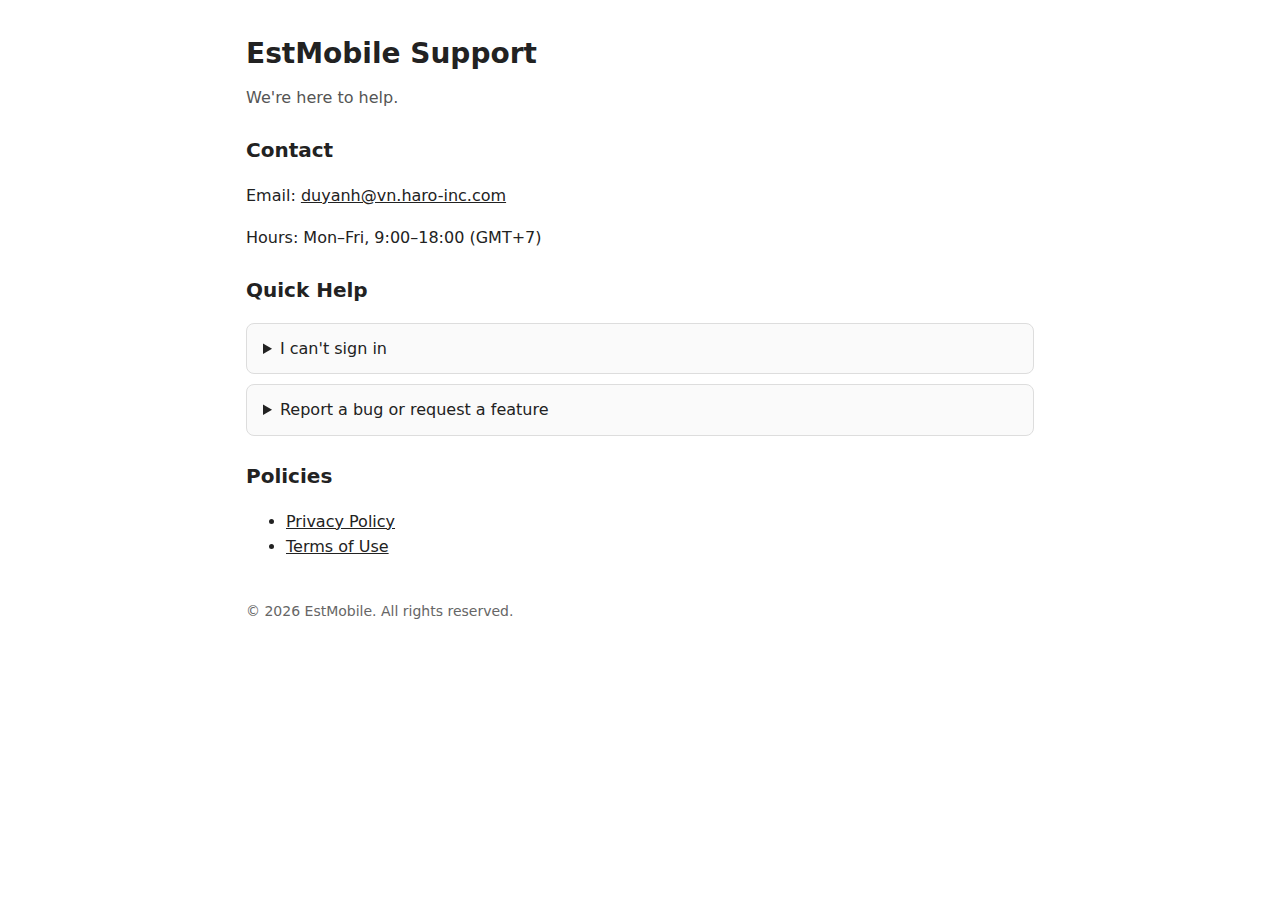
<file: index.html>
<!doctype html>
<html lang="en">
<head>
  <meta charset="utf-8">
  <meta name="viewport" content="width=device-width, initial-scale=1">
  <title>EstMobile — Support</title>
  <meta name="description" content="Support page for EstMobile app. Get help, contact us, and read our policies.">
  <link rel="stylesheet" href="assets/styles.css">
</head>
<body>
  <main class="container">
    <header>
      <h1>EstMobile Support</h1>
      <p class="tagline">We're here to help.</p>
    </header>

    <section>
      <h2>Contact</h2>
      <p>Email: <a href="mailto:duyanh@vn.haro-inc.com">duyanh@vn.haro-inc.com</a></p>
      <p>Hours: Mon–Fri, 9:00–18:00 (GMT+7)</p>
    </section>

    <section>
      <h2>Quick Help</h2>
      <details>
        <summary>I can't sign in</summary>
        <p>Please make sure you are using the latest app version. If the issue persists, email us with your device model and OS version.</p>
      </details>
      <details>
        <summary>Report a bug or request a feature</summary>
        <p>Email us with steps to reproduce, screenshots, and expected behavior. We love feedback!</p>
      </details>
    </section>

    <section>
      <h2>Policies</h2>
      <ul>
        <li><a href="https://www.freeprivacypolicy.com/live/3779c58e-9585-473f-969a-36b29242ca15">Privacy Policy</a></li>
        <li><a href="terms.html">Terms of Use</a></li>
      </ul>
    </section>

    <footer>
      <p>© <span id="year"></span> EstMobile. All rights reserved.</p>
    </footer>
  </main>

  <script>
    document.getElementById('year').textContent = new Date().getFullYear();
  </script>
</body>
</html>
</file>
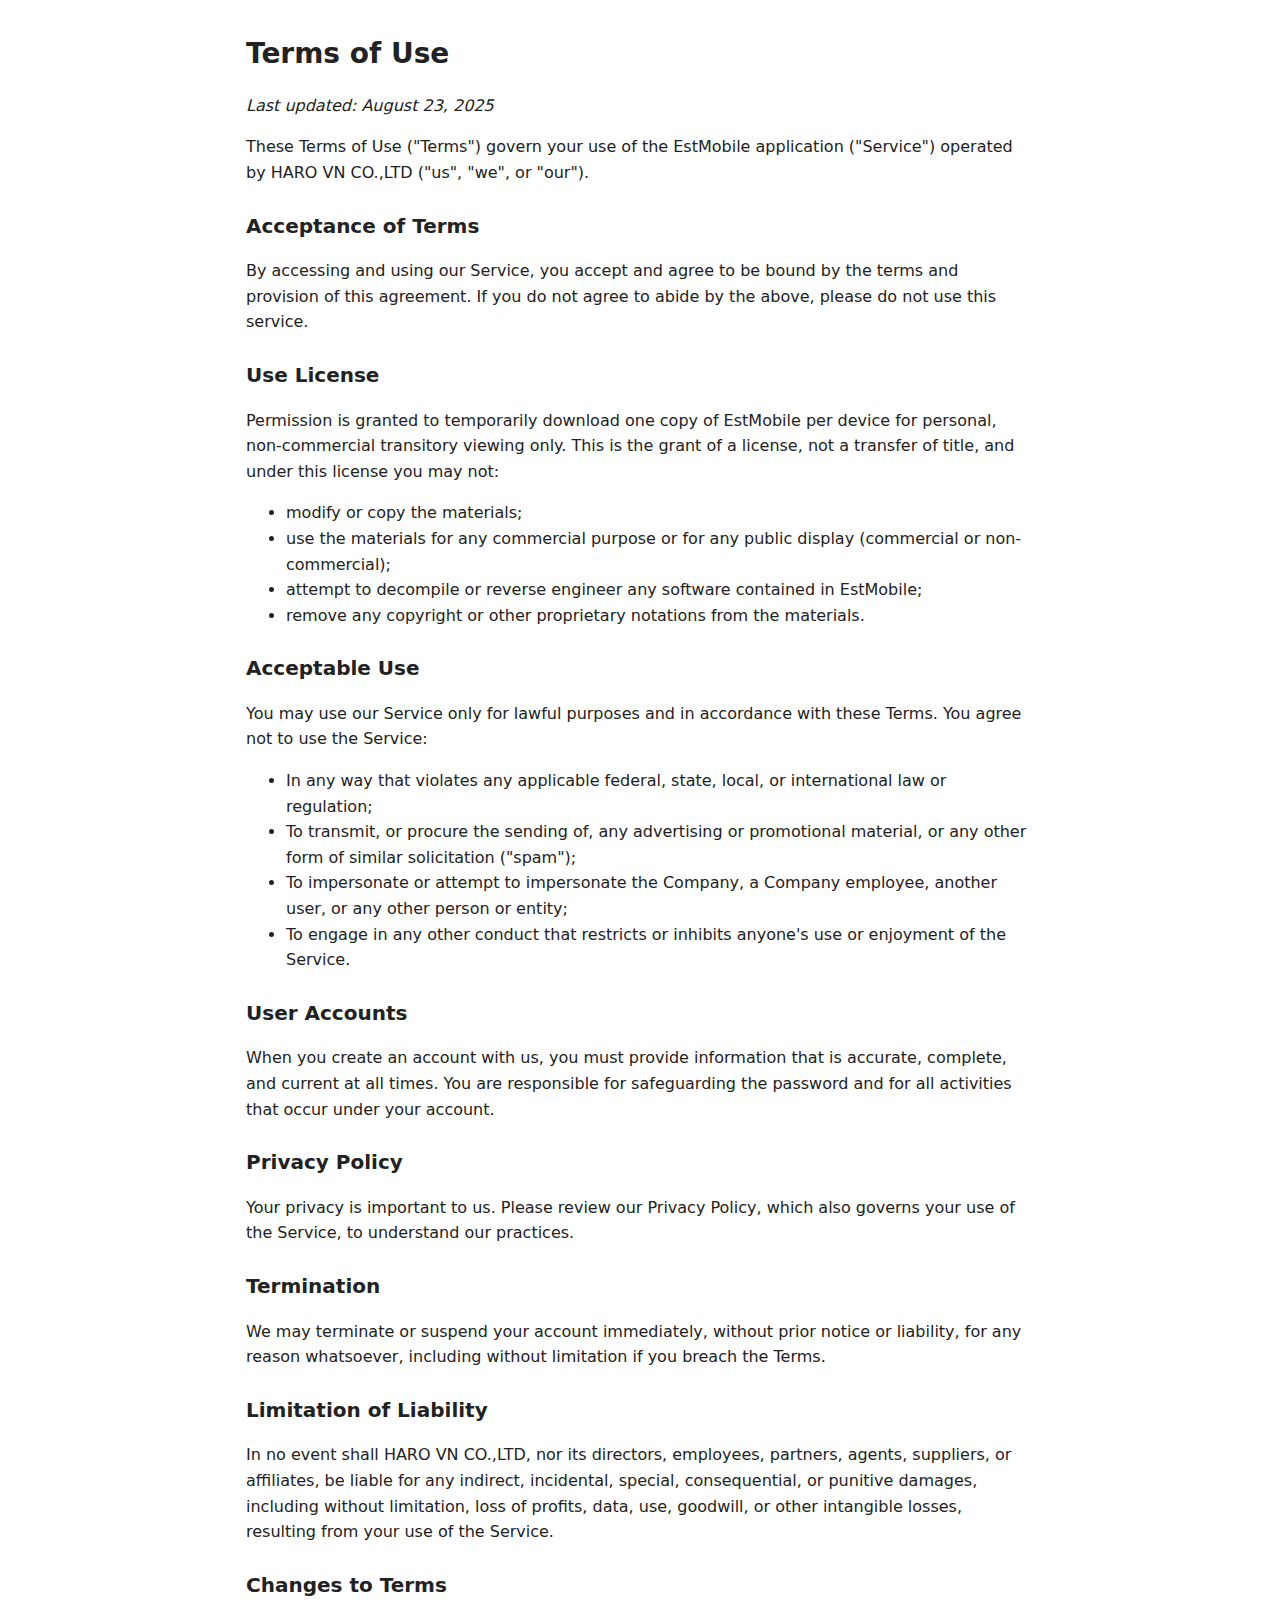
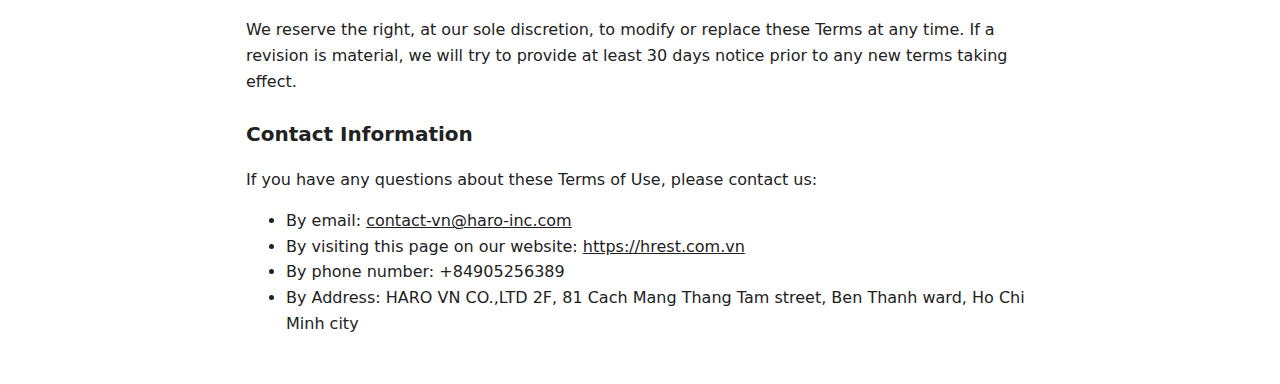
<file: terms.html>
<!doctype html>
<html lang="en">
<head>
  <meta charset="utf-8">
  <meta name="viewport" content="width=device-width, initial-scale=1">
  <title>Terms of Use — EstMobile</title>
  <link rel="stylesheet" href="assets/styles.css">
</head>
<body>
  <main class="container">
    <h1>Terms of Use</h1>
    <p><em>Last updated: August 23, 2025</em></p>
    
    <p>These Terms of Use ("Terms") govern your use of the EstMobile application ("Service") operated by HARO VN CO.,LTD ("us", "we", or "our").</p>
    
    <h2>Acceptance of Terms</h2>
    <p>By accessing and using our Service, you accept and agree to be bound by the terms and provision of this agreement. If you do not agree to abide by the above, please do not use this service.</p>
    
    <h2>Use License</h2>
    <p>Permission is granted to temporarily download one copy of EstMobile per device for personal, non-commercial transitory viewing only. This is the grant of a license, not a transfer of title, and under this license you may not:</p>
    <ul>
      <li>modify or copy the materials;</li>
      <li>use the materials for any commercial purpose or for any public display (commercial or non-commercial);</li>
      <li>attempt to decompile or reverse engineer any software contained in EstMobile;</li>
      <li>remove any copyright or other proprietary notations from the materials.</li>
    </ul>
    
    <h2>Acceptable Use</h2>
    <p>You may use our Service only for lawful purposes and in accordance with these Terms. You agree not to use the Service:</p>
    <ul>
      <li>In any way that violates any applicable federal, state, local, or international law or regulation;</li>
      <li>To transmit, or procure the sending of, any advertising or promotional material, or any other form of similar solicitation ("spam");</li>
      <li>To impersonate or attempt to impersonate the Company, a Company employee, another user, or any other person or entity;</li>
      <li>To engage in any other conduct that restricts or inhibits anyone's use or enjoyment of the Service.</li>
    </ul>
    
    <h2>User Accounts</h2>
    <p>When you create an account with us, you must provide information that is accurate, complete, and current at all times. You are responsible for safeguarding the password and for all activities that occur under your account.</p>
    
    <h2>Privacy Policy</h2>
    <p>Your privacy is important to us. Please review our Privacy Policy, which also governs your use of the Service, to understand our practices.</p>
    
    <h2>Termination</h2>
    <p>We may terminate or suspend your account immediately, without prior notice or liability, for any reason whatsoever, including without limitation if you breach the Terms.</p>
    
    <h2>Limitation of Liability</h2>
    <p>In no event shall HARO VN CO.,LTD, nor its directors, employees, partners, agents, suppliers, or affiliates, be liable for any indirect, incidental, special, consequential, or punitive damages, including without limitation, loss of profits, data, use, goodwill, or other intangible losses, resulting from your use of the Service.</p>
    
    <h2>Changes to Terms</h2>
    <p>We reserve the right, at our sole discretion, to modify or replace these Terms at any time. If a revision is material, we will try to provide at least 30 days notice prior to any new terms taking effect.</p>
    
    <h2>Contact Information</h2>
    <p>If you have any questions about these Terms of Use, please contact us:</p>
    <ul>
      <li>By email: <a href="mailto:contact-vn@haro-inc.com">contact-vn@haro-inc.com</a></li>
      <li>By visiting this page on our website: <a href="https://hrest.com.vn" rel="external nofollow noopener" target="_blank">https://hrest.com.vn</a></li>
      <li>By phone number: +84905256389</li>
      <li>By Address: HARO VN CO.,LTD 2F, 81 Cach Mang Thang Tam street, Ben Thanh ward, Ho Chi Minh city</li>
    </ul>
  </main>
</body>
</html>
</file>
<file: assets/styles.css>
/* Minimal, readable styling suitable for support pages */
:root {
  --maxw: 820px;
  --pad: 16px;
}
* { box-sizing: border-box; }
body { font-family: system-ui, -apple-system, Segoe UI, Roboto, Arial, sans-serif; line-height: 1.6; margin: 0; color: #222; }
.container { max-width: var(--maxw); margin: 0 auto; padding: 32px var(--pad); }
header { margin-bottom: 24px; }
h1 { margin: 0 0 8px; font-size: 28px; }
h2 { margin-top: 24px; font-size: 20px; }
.tagline { color: #555; margin: 0; }
a { color: inherit; text-decoration: underline; }
details { border: 1px solid #ddd; border-radius: 8px; padding: 12px 16px; margin: 10px 0; background: #fafafa; }
footer { margin-top: 40px; font-size: 14px; color: #666; }
</file>
